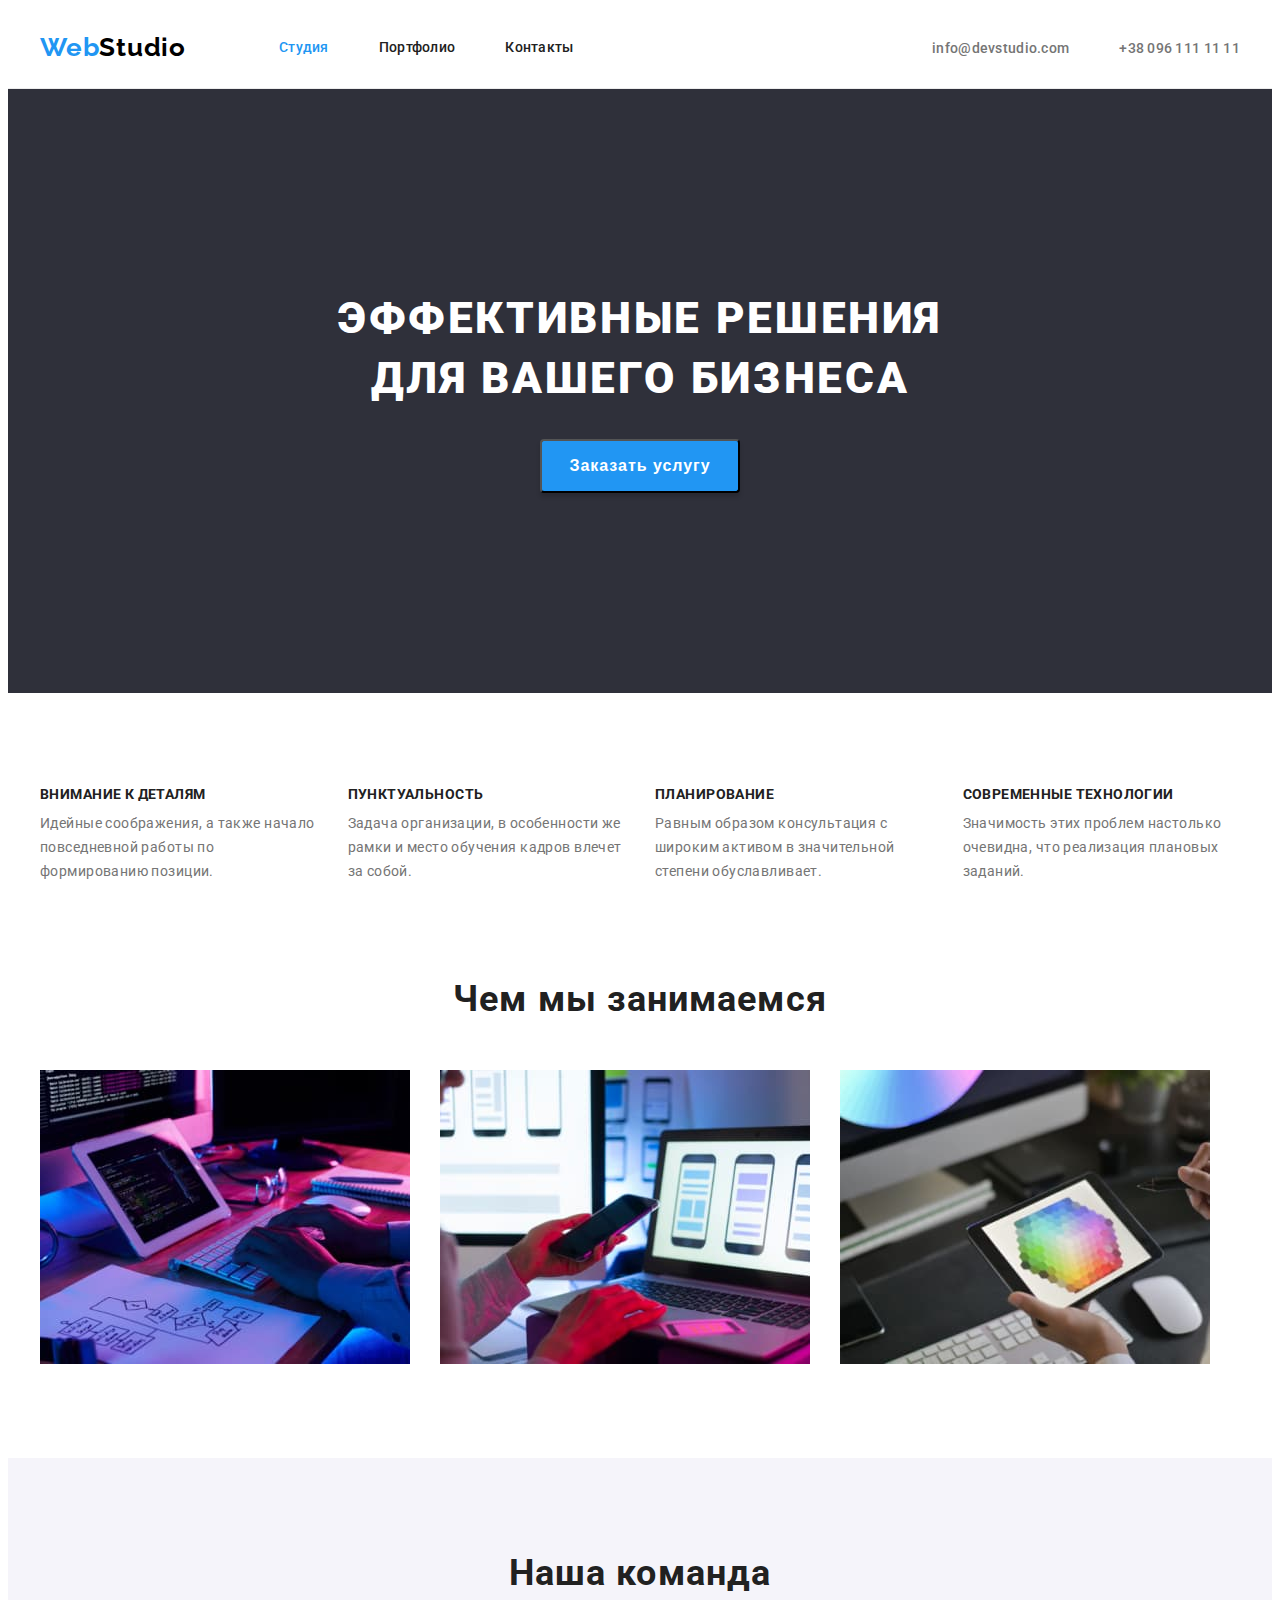
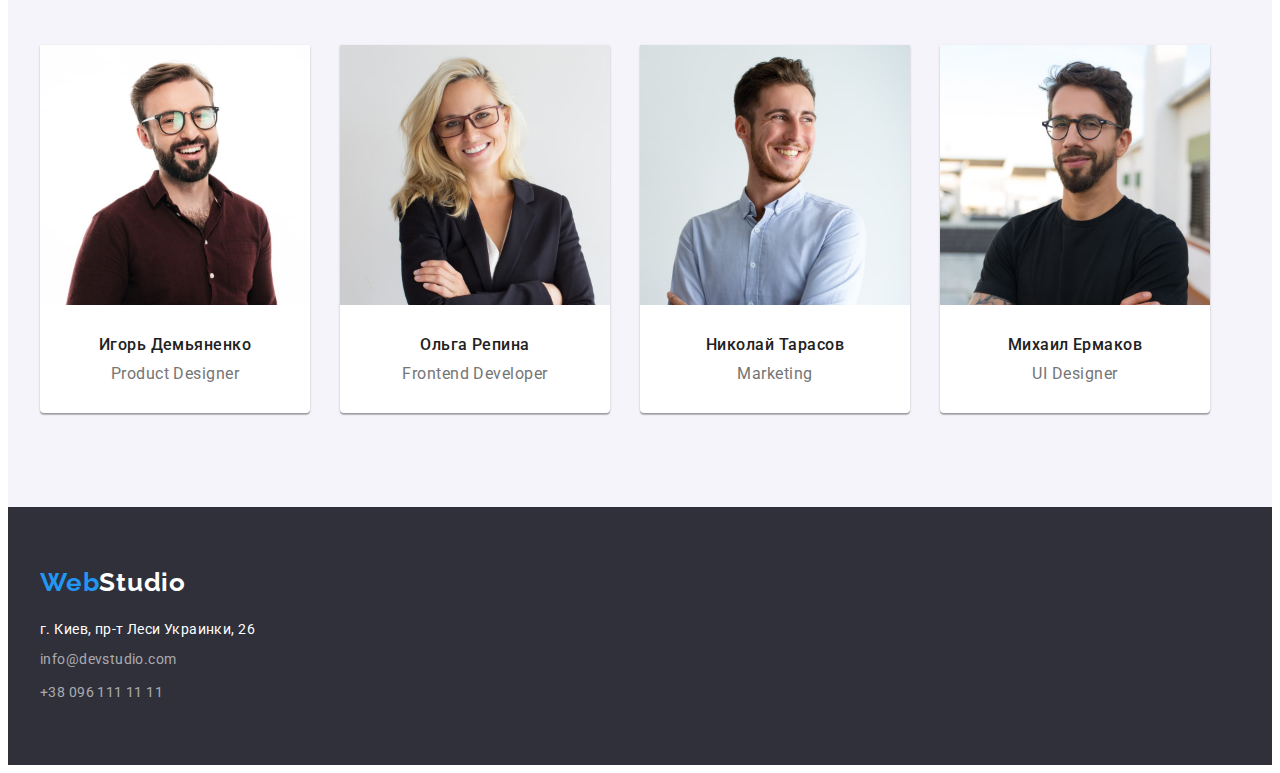
<file: index.html>
<!DOCTYPE html>
<html lang="ru">
<head>
    <meta charset="UTF-8">
    <meta http-equiv="X-UA-Compatible" content="IE=edge">
    <meta name="viewport" content="width=device-width, initial-scale=1.0">
    <title>Studio</title>
    <link rel="preconnect" href="https://fonts.googleapis.com">
    <link rel="preconnect" href="https://fonts.gstatic.com" crossorigin>
    <link href="https://fonts.googleapis.com/css2?family=Raleway:wght@700&family=Roboto:wght@400;500;700;900&display=swap"
        rel="stylesheet">
    <link rel="stylesheet" href="https://cdnjs.cloudflare.com/ajax/libs/modern-normalize/1.1.0/modern-normalize.min.css"
        integrity="sha512-wpPYUAdjBVSE4KJnH1VR1HeZfpl1ub8YT/NKx4PuQ5NmX2tKuGu6U/JRp5y+Y8XG2tV+wKQpNHVUX03MfMFn9Q=="
        crossorigin="anonymous" referrerpolicy="no-referrer" />
    <link rel="stylesheet" href="./css/styles.css">
</head>
<body>
    <!-- Шапка сторінки -->
    <header class="header">
        <div class="container head-container">
            <nav class="navigation">
                <a class="logo link" href="">
                    Web<span class="part-logo">Studio</span>
                </a>
                <ul class="nav-list list">
                    <li class="nav-list-item"><a class="nav-list-link current link" href="./index.html">Студия</a></li>
                    <li class="nav-list-item"><a class="nav-list-link link" href="./portfolio.html">Портфолио</a></li>
                    <li class="nav-list-item"><a class="nav-list-link link" href="">Контакты</a></li>
                </ul>
            </nav>
            <ul class="contact-list list">
                <li class="contact-item"><a class="contact-link link" href="mailto:info@devstudio.com">info@devstudio.com</a></li>
                <li class="contact-item"><a class="contact-link link" href="tel:+380961111111">+38 096 111 11 11</a></li>
            </ul>
        </div>                                             
    </header>

    <!--Головна частина сторінки-->
    <main class="main">        
        <section class="hero-section">
            <div class="container">
                <h1 class="hero-title">Эффективные решения для вашего бизнеса</h1>
                <button class="hero-btn" type="button">Заказать услугу</button>
            </div>            
        </section>
        <!-- Особливості компанії -->
        <section class="features">
            <div class="container">
                <h2 class="visually-hidden">Особенности компании</h2>
                <ul class="features-list list">
                    <li class="features-item">
                        <h3 class="features-title">Внимание к деталям</h3>
                        <p class="features-text">Идейные соображения, а также начало повседневной работы по формированию позиции.</p>
                    </li>
                    <li class="features-item">
                        <h3 class="features-title">Пунктуальность</h3>
                        <p class="features-text">Задача организации, в особенности же рамки и место обучения кадров влечет за собой.</p>
                    </li>
                    <li class="features-item">
                        <h3 class="features-title">Планирование</h3>
                        <p class="features-text">Равным образом консультация с широким активом в значительной степени обуславливает.</p>
                    </li>
                    <li class="features-item">
                        <h3 class="features-title">Современные технологии</h3>
                        <p class="features-text">Значимость этих проблем настолько очевидна, что реализация плановых заданий.</p>
                    </li>
                </ul>
            </div>
        </section>
        <!-- Чим займається компанія -->
        <section class="work-company section">
            <div class="container">
                <h2 class="caption-title">Чем мы занимаемся</h2>
                <ul class="work-company-list list">
                    <li class="work-company-item"><img class="work-company-img" src="./image/box-1.jpg" alt="Робота на комп'ютере"
                            width="370" height="294"></li>
                    <li class="work-company-item"><img class="work-company-img" src="./image/box-2.jpg"
                            alt="Робота на мобильном устройстве, ноутбуке" width="370" height="294"></li>
                    <li class="work-company-item"><img class="work-company-img" src="./image/box-3.jpg" alt="Робота на планшете"
                            width="370" height="294"></li>
                </ul>
            </div>
        </section>
        <!-- Команда компанії -->
        <section class="developer-company section">
            <div class="container">
                <h2 class="caption-title">Наша команда</h2>
                <ul class="developer-company-list list">
                    <li class="developer-company-item">
                        <img class="developer-company-img" src="./image/image-avatar/img-avatar-1.jpg" alt="Мужчина-разработчик"
                            width="270" height="260">
                        <div class="developer-company-box">
                            <h3 class="developer-company-name">Игорь Демьяненко</h3>
                            <p class="developer-company-text" lang="en">Product Designer</p>
                        </div>
                    </li>
                    <li class="developer-company-item">
                        <img class="developer-company-img" src="./image/image-avatar/img-avatar-2.jpg" alt="Женщина-разработчик"
                            width="270" height="260">
                        <div class="developer-company-box">
                            <h3 class="developer-company-name">Ольга Репина</h3>
                            <p class="developer-company-text" lang="en">Frontend Developer</p>
                        </div>
                    </li>
                    <li class="developer-company-item">
                        <img class="developer-company-img" src="./image/image-avatar/img-avatar-3.jpg" alt="Мужчина-разработчик"
                            width="270" height="260">
                        <div class="developer-company-box">
                            <h3 class="developer-company-name">Николай Тарасов</h3>
                            <p class="developer-company-text" lang="en">Marketing</p>
                        </div> 
                    </li>
                    <li class="developer-company-item">
                        <img class="developer-company-img" src="./image/image-avatar/img-avatar-4.jpg" alt="Мужчина-разработчик"
                            width="270" height="260">
                        <div class="developer-company-box">
                            <h3 class="developer-company-name">Михаил Ермаков</h3>
                            <p class="developer-company-text" lang="en">UI Designer</p>
                        </div>
                    </li>
                </ul>
            </div>
        </section>
    </main>

    <!--Підвал сторінки-->
    <footer class="footer">
        <div class="container">
            <a class="logo-footer link" href="">
                Web<span class="part-logo-invert">Studio</span>
            </a>
            <address class="address">
                <p class="address-text">г. Киев, пр-т Леси Украинки, 26</p>
                <ul class="footer-contact list">
                    <li class="footer-contact-item"><a class="footer-contact-link link"
                            href="mailto:info@devstudio.com">info@devstudio.com</a></li>
                    <li class="footer-contact-item"><a class="footer-contact-link link" href="tel:+380961111111">+38 096 111 11
                            11</a></li>
                </ul>
            </address>
        </div>
    </footer>
</body>
</html>
</file>
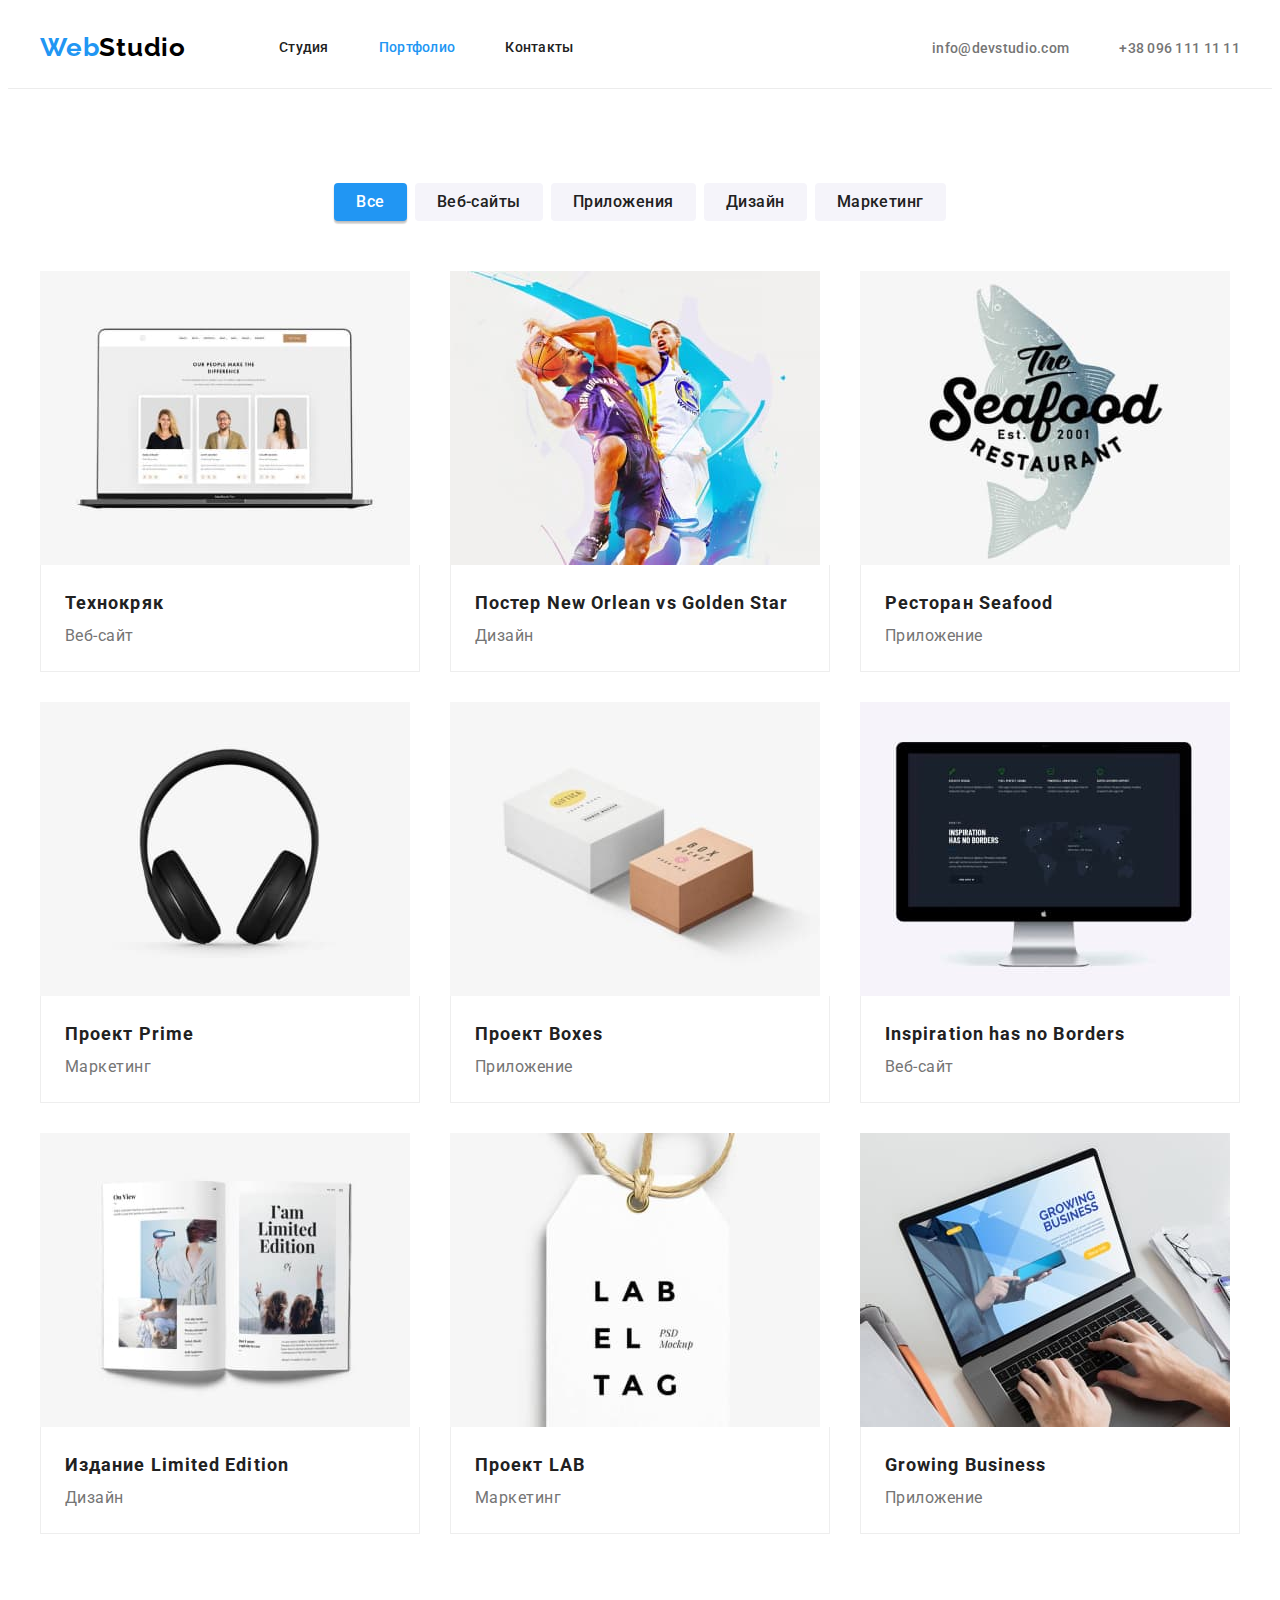
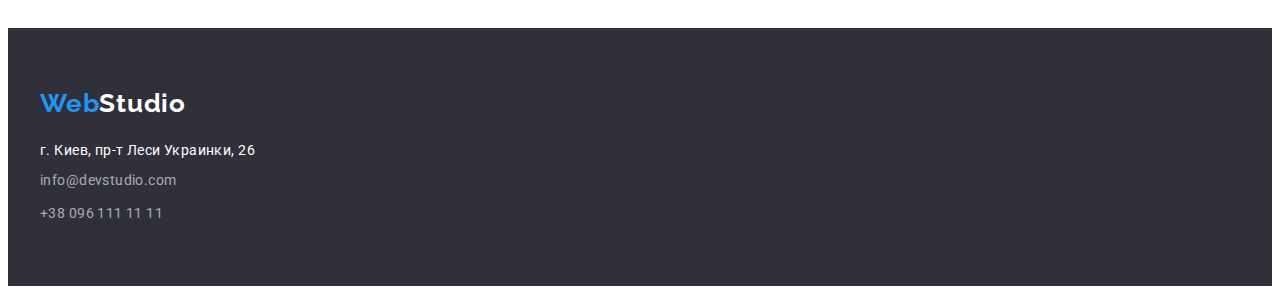
<file: portfolio.html>
<!DOCTYPE html>
<html lang="ru">
<head>
    <meta charset="UTF-8">
    <meta http-equiv="X-UA-Compatible" content="IE=edge">
    <meta name="viewport" content="width=device-width, initial-scale=1.0">
    <title>Portfolio</title>
    <link rel="preconnect" href="https://fonts.googleapis.com">
    <link rel="preconnect" href="https://fonts.gstatic.com" crossorigin>
    <link href="https://fonts.googleapis.com/css2?family=Raleway:wght@700&family=Roboto:wght@400;500;700;900&display=swap"
        rel="stylesheet">
    <link rel="stylesheet" href="https://cdnjs.cloudflare.com/ajax/libs/modern-normalize/1.1.0/modern-normalize.min.css"
        integrity="sha512-wpPYUAdjBVSE4KJnH1VR1HeZfpl1ub8YT/NKx4PuQ5NmX2tKuGu6U/JRp5y+Y8XG2tV+wKQpNHVUX03MfMFn9Q=="
        crossorigin="anonymous" referrerpolicy="no-referrer" />
    <link rel="stylesheet" href="./css/styles.css">
</head>
<body>
    <!-- Шапка сторінки -->
    <header class="header">
        <div class="container head-container">
            <nav class="navigation">
                <a class="logo link" href="">
                    Web<span class="part-logo">Studio</span>
                </a>
                <ul class="nav-list list">
                    <li class="nav-list-item"><a class="nav-list-link link" href="./index.html">Студия</a></li>
                    <li class="nav-list-item"><a class="nav-list-link current link" href="./portfolio.html">Портфолио</a></li>
                    <li class="nav-list-item"><a class="nav-list-link link" href="">Контакты</a></li>
                </ul>
            </nav>
            <ul class="contact-list list">
                <li class="contact-item"><a class="contact-link link" href="mailto:info@devstudio.com">info@devstudio.com</a>
                </li>
                <li class="contact-item"><a class="contact-link link" href="tel:+380961111111">+38 096 111 11 11</a></li>
            </ul>
        </div>
    </header>

    <!--Головна частина сторінки-->
    <main>
        <section class="projects-company"  >          
            <div class="container">
                <!--Фільтр проектів-->
                <h1 class="visually-hidden">Проекты</h1>
                <ul class="project-items list">
                    <li class="project-item">
                        <button class="project-item-btn-current" type="button">Все</button>
                    </li>
                    <li class="project-item">
                        <button class="project-item-btn" type="button">Веб-сайты</button>
                    </li>
                    <li class="project-item">
                        <button class="project-item-btn" type="button">Приложения</button>
                    </li>
                    <li class="project-item">
                        <button class="project-item-btn" type="button">Дизайн</button>
                    </li>
                    <li class="project-item">
                        <button class="project-item-btn" type="button">Маркетинг</button>
                    </li>
                </ul>
                <!--Список проектів-->
                <ul class="project-list list">
                    <li class="project-list-item">
                        <a class="project-list-link link" href="">
                            <img class="project-img" src="./image/Portfolio/img-project-1.jpg" alt="Ноутбук с вебстраницей" width="370" height="294">
                            <div class="project-box">
                                <h2 class="project-title">Технокряк</h2>
                                <p class="project-subtitle">Веб-сайт</p>
                            </div>
                        </a>
                    </li>
                    <li class="project-list-item">
                        <a class="project-list-link link" href="">
                            <img class="project-img" src="./image/Portfolio/img-project-2.jpg" alt="Два баскетболиста с мячом" width="370" height="294">
                            <div class="project-box">
                                <h2 class="project-title">Постер New Orlean vs Golden Star</h2>
                                <p class="project-subtitle">Дизайн</p>
                            </div>
                        </a>
                    </li>
                    <li class="project-list-item">
                        <a class="project-list-link link" href="">
                            <img class="project-img" src="./image/Portfolio/img-project-3.jpg" alt="На фоне назвы изображение рыбы" width="370"height="294">
                            <div class="project-box">
                                <h2 class="project-title">Ресторан Seafood</h2>
                                <p class="project-subtitle">Приложение</p>
                            </div>
                        </a>
                    </li>
                    <li class="project-list-item">
                        <a class="project-list-link link" href="">
                            <img class="project-img" src="./image/Portfolio/img-project-4.jpg" alt="Наушники" width="370" height="294">
                            <div class="project-box">
                                <h2 class="project-title">Проект Prime</h2>
                                <p class="project-subtitle">Маркетинг</p>
                            </div>               
                        </a>
                    </li>
                    <li class="project-list-item">
                        <a class="project-list-link link" href="">
                            <img class="project-img" src="./image/Portfolio/img-project-5.jpg" alt="Две коробки" width="370" height="294">
                            <div class="project-box">
                                <h2 class="project-title">Проект Boxes</h2>
                                <p class="project-subtitle">Приложение</p>
                            </div>
                        </a>
                    </li>
                    <li class="project-list-item">
                        <a class="project-list-link link" href="">
                            <img class="project-img" src="./image/Portfolio/img-project-6.jpg" alt="Монитор с вебстраницей" width="370" height="294">
                            <div class="project-box">
                                <h2 class="project-title">Inspiration has no Borders</h2>
                                <p class="project-subtitle">Веб-сайт</p>
                            </div>
                        </a>
                    </li>
                    <li class="project-list-item">
                        <a class="project-list-link link" href="">
                            <img class="project-img" src="./image/Portfolio/img-project-7.jpg" alt="Раскрытый журнал" width="370" height="294">
                            <div class="project-box">
                                <h2 class="project-title">Издание Limited Edition</h2>
                                <p class="project-subtitle">Дизайн</p>
                            </div>
                        </a>
                    </li>
                    <li class="project-list-item">
                        <a class="project-list-link link" href="">
                            <img class="project-img" src="./image/Portfolio/img-project-8.jpg" alt="Бирка на веревке с надписью" width="370" height="294">
                            <div class="project-box">
                                <h2 class="project-title">Проект LAB</h2>
                                <p class="project-subtitle">Маркетинг</p>
                            </div>
                        </a>
                    </li>
                    <li class="project-list-item">
                        <a class="project-list-link link" href="">
                            <img class="project-img" src="./image/Portfolio/img-project-9.jpg" alt="Робота за ноутбуком" width="370" height="294">
                            <div class="project-box">
                                <h2 class="project-title">Growing Business</h2>
                                <p class="project-subtitle">Приложение</p>
                            </div>
                        </a>
                    </li>
                </ul>
            </div>
        </section>        
    </main>
    
    <!--Підвал сторінки-->
    <footer class="footer">
        <div class="container">
            <a class="logo-footer link" href="">
                Web<span class="part-logo-invert">Studio</span>
            </a>
            <address class="address">
                <p class="address-text">г. Киев, пр-т Леси Украинки, 26</p>
                <ul class="footer-contact list">
                    <li class="footer-contact-item"><a class="footer-contact-link link"
                            href="mailto:info@devstudio.com">info@devstudio.com</a></li>
                    <li class="footer-contact-item"><a class="footer-contact-link link" href="tel:+380961111111">+38 096 111 11
                            11</a></li>
                </ul>
            </address>
        </div>
    </footer>
</body>
</html>
</file>
<file: css/styles.css>
:root {
    --primary-font-family: "Roboto", sans-serif;
    --secondary-font-family: "Raleway", sans-serif;
    --primary-color-text: #212121;
    --secondary-color-text: #757575;
    --text-color-theme-dark: #ffffff;
    --accent-color: #2196F3;
    --primary-background-color: #2F303A;
    --secondary-background-color: #F5F4FA; 
    --border-color-header: #ECECEC;
}

body {
    font-family: var(--primary-font-family); 
    color:var(--primary-color-text);
}
.link {
    text-decoration: none;
}
.list {
    list-style: none;
}
h1,
h2,
h3,
p,
ul {
    margin-top: 0px;
    margin-bottom: 0px;
}
ul {
    padding-left: 0px;
}

img {
    display:block;
    max-width: 100%;
    height: auto;
}

.container {
    width: 1200px;
    padding-left: 15px;
    padding-right: 15px;
    margin-left: auto;
    margin-right: auto;
}

.visually-hidden {
    position: absolute;
    width: 1px;
    height: 1px;
    margin: -1px;
    border: 0;
    padding: 0;
    white-space: nowrap;
    clip-path: inset(100%);
    clip: rect(0 0 0 0);
    overflow: hidden;
}

.section {
    padding-top: 94px;
    padding-bottom: 94px;
}




/* HEADER, ШАПКА СТОРІНКИ */

.header {
    border-bottom: 1px solid var(--border-color-header);
}


.head-container{
    display:flex;
    align-items: center;
}

/* Логотип сайта */

.navigation {
    display:flex;
}
.logo {
    padding-top: 24px;
    padding-bottom: 25px;
    font-family: var(--secondary-font-family);
    font-weight: 700;
    font-size: 26px;
    line-height: 1.19;
    letter-spacing: 0.03em;
    color: var(--accent-color);
}
.part-logo {
    font-family: var(--secondary-font-family);
    font-weight: 700;
    font-size: 26px;
    line-height: 1.19;
    letter-spacing: 0.03em;

    color: #000000;
}

/* Навігація сайта */
.nav-list {
    display:flex;
    margin-left: 93px;
    
}
.nav-list-item:not(:first-child) {
    margin-left: 50px;  
}

.nav-list-link {
    display:block;
    font-weight: 500;
    font-size: 14px;
    line-height: 1.14;
    letter-spacing: 0.02em;
    color: var(--primary-color-text);
    padding-top: 32px;
    padding-bottom: 32px;
}
.nav-list-link:hover,
.nav-list-link:focus {
    color: var(--accent-color);
}


/* Контакти */
.contact-list {
    display:flex;
    margin-left: auto;
}
.contact-item:not(:last-child) {
    margin-right: 50px;
}
.contact-link {
    padding-top: 32px;
    padding-bottom: 32px;

    font-weight: 500;
    font-size: 14px;
    line-height: 1.14;
    letter-spacing: 0.02em;
    color: var(--secondary-color-text);    
}
.contact-link:hover,
.contact-link:focus {
    color: var(--accent-color);
}

.current {
   color: var(--accent-color); 
}

/* MAIN, ГОЛОВНА ЧАСТИНА СТОРІНКИ */

/* Героїк */
.hero-section {
    background-color: var(--primary-background-color);
    text-align: center;
    padding-top: 200px;
    padding-bottom: 200px;
}
.hero-title {
    width: 696px;
    margin: 0 auto;
    margin-bottom: 30px;

    font-weight: 900;
    font-size: 44px;
    line-height: 1.36;
    letter-spacing: 0.06em;
    text-transform: uppercase;
    color: var(--text-color-theme-dark);
}
.hero-btn { 
    width: 200px;
    padding-top: 10px;
    padding-bottom: 10px;
    
    font-weight: 700;
    font-size: 16px;
    line-height: 1.87;
    letter-spacing: 0.06em;
    color: var(--text-color-theme-dark);
    cursor: pointer;
    background-color: var(--accent-color);
    box-shadow: 0px 4px 4px rgba(0, 0, 0, 0.15);
    border-radius: 4px;
}
.hero-btn:hover,
.hero-btn:focus {
    background-color: #188CE8;
}


/* Особливості компанії */

.features {
    padding-top: 94px;
}

.features-list {
    display:flex;
}

.features-item {
    flex-basis: calc((100% - 90px) / 4);
    margin-right: 30px;
}

.features-item:last-child {
    margin-right: 0;
}

.features-title {
    font-size: 14px;
    line-height: 1.14;
    letter-spacing: 0.03em;
    text-transform: uppercase;
    margin-bottom: 10px;
}
.features-text {
    font-size: 14px;
    line-height: 1.71;
    letter-spacing: 0.03em;
    color: var(--secondary-color-text);
}

/* Чим займається компанія */

.caption-title {
    margin-bottom: 50px;
    font-size: 36px;
    line-height: 1.17;
    letter-spacing: 0.03em;
    text-align:center;
}

.work-company-list {
    display:flex;
}

.work-company-item {
    width: 370px;
    margin-right: 30px;
}

.work-company-item:last-child {
    margin-right: 0;
}

/* Команда компанії */
.developer-company {
    background-color: var(--secondary-background-color);
}

.developer-company-list {
    display:flex;
}

.developer-company-item {
    margin-right: 30px;
    
    background-color: var(--text-color-theme-dark);
    box-shadow: 0px 1px 3px rgba(0, 0, 0, 0.12), 0px 1px 1px rgba(0, 0, 0, 0.14), 0px 2px 1px rgba(0, 0, 0, 0.2);
    border-radius: 0px 0px 4px 4px;
}

.developer-company-item:last-child {
    margin-right: 0;
}

.developer-company-box {
    padding-top: 30px;
    padding-bottom: 30px;
}

.developer-company-name {
    margin-bottom: 10px;
    font-weight: 500;
    font-size: 16px;
    line-height: 1.19;
    text-align: center;
    letter-spacing: 0.03em;
}
.developer-company-text {
    font-size: 16px;
    line-height: 1.19;
    text-align: center;
    letter-spacing: 0.03em;
    color: var(--secondary-color-text);
}

/* FOOTER, ПІДВАЛ СТОРІНКИ */

.footer {
    padding-top: 60px;
    padding-bottom: 60px;
    background-color: var(--primary-background-color);
}

.logo-footer {
    display: block;
    margin-bottom: 20px;
    font-family: var(--secondary-font-family);
    font-weight: 700;
    font-size: 26px;
    line-height: 1.19;
    letter-spacing: 0.03em;
    color: var(--accent-color);
}

.part-logo-invert {
    font-family: var(--secondary-font-family);
    font-weight: 700;
    font-size: 26px;
    line-height: 1.19;
    letter-spacing: 0.03em;
    color: var(--text-color-theme-dark)
}

.address-text {
    margin-bottom: 7px;
    font-style: normal;
    font-size: 14px;
    line-height: 1.71;
    letter-spacing: 0.03em;
    color: var(--text-color-theme-dark) 
}

.footer-contact-item:not(:last-child) {
    display: block;
    margin-bottom: 9px;
}

.footer-contact-link {
    font-style: normal;
    font-size: 14px;
    line-height: 1.71;
    letter-spacing: 0.03em;
    color: rgba(255, 255, 255, 0.6);
}
.footer-contact-link:hover,
.footer-contact-link:focus {
    color: var(--accent-color);
}




                /* ======PAGE PORTFOLIO====== */

/* MAIN ,ГОЛОВНА ЧАСТИНА СТОРІНКИ */

.projects-company {
    padding-top: 94px;
    padding-bottom: 94px;
}

/* Фільтр проектів */

.project-items {
    display:flex;
    justify-content: center;
    margin-bottom: 50px;
}

.project-item:not(:first-child) {
    margin-left: 8px;
}

.project-item-btn {
    padding: 6px 22px;

    background-color: var(--secondary-background-color);
    font-family: inherit;
    font-weight: 500;
    font-size: 16px;
    line-height: 1.62;
    text-align: center;
    letter-spacing: 0.03em;
    color: var(--primary-color-text);
    cursor: pointer;
    border: none;
    border-radius: 4px;
}
.project-item-btn:hover,
.project-item-btn:focus {
    background-color: var(--accent-color);
    color: var(--text-color-theme-dark);
    box-shadow: 0px 3px 1px rgba(0, 0, 0, 0.1), 0px 1px 2px rgba(0, 0, 0, 0.08), 0px 2px 2px rgba(0, 0, 0, 0.12);
    border-radius: 4px;
}
.project-item-btn-current {
    padding: 6px 22px;

    font-family: inherit;
    font-weight: 500;
    font-size: 16px;
    line-height: 1.62;
    text-align: center;
    letter-spacing: 0.03em;
    background-color: var(--accent-color);
    color: var(--text-color-theme-dark);
    cursor: pointer;
    border: none;
    box-shadow: 0px 3px 1px rgba(0, 0, 0, 0.1), 0px 1px 2px rgba(0, 0, 0, 0.08), 0px 2px 2px rgba(0, 0, 0, 0.12);
    border-radius: 4px;
}
/* Список проектів */

.project-list {
    display:flex;
    flex-wrap: wrap;
    
}


.project-list-item {
    flex-basis: calc((100% - 60px) / 3);
    margin-right: 30px;
    margin-bottom: 30px;
}

.project-list-item:nth-child(3n) {
    margin-right: 0;
}

.project-list-item:nth-last-child(-n+3) {
    margin-bottom: 0;
}


.project-box {
    padding-top: 20px;
    padding-bottom: 20px;
    padding-left: 24px;
    padding-right: 24px;
    border-right: 1px solid #EEEEEE;
    border-bottom: 1px solid #EEEEEE;
    border-left: 1px solid #EEEEEE;
}

.project-title {
    font-size: 18px;
    line-height: 2;
    letter-spacing: 0.06em;
    color: var(--primary-color-text);
}

.project-subtitle {
    font-size: 16px;
    line-height: 1.87;
    letter-spacing: 0.03em;
    color: var(--secondary-color-text);
}
</file>
